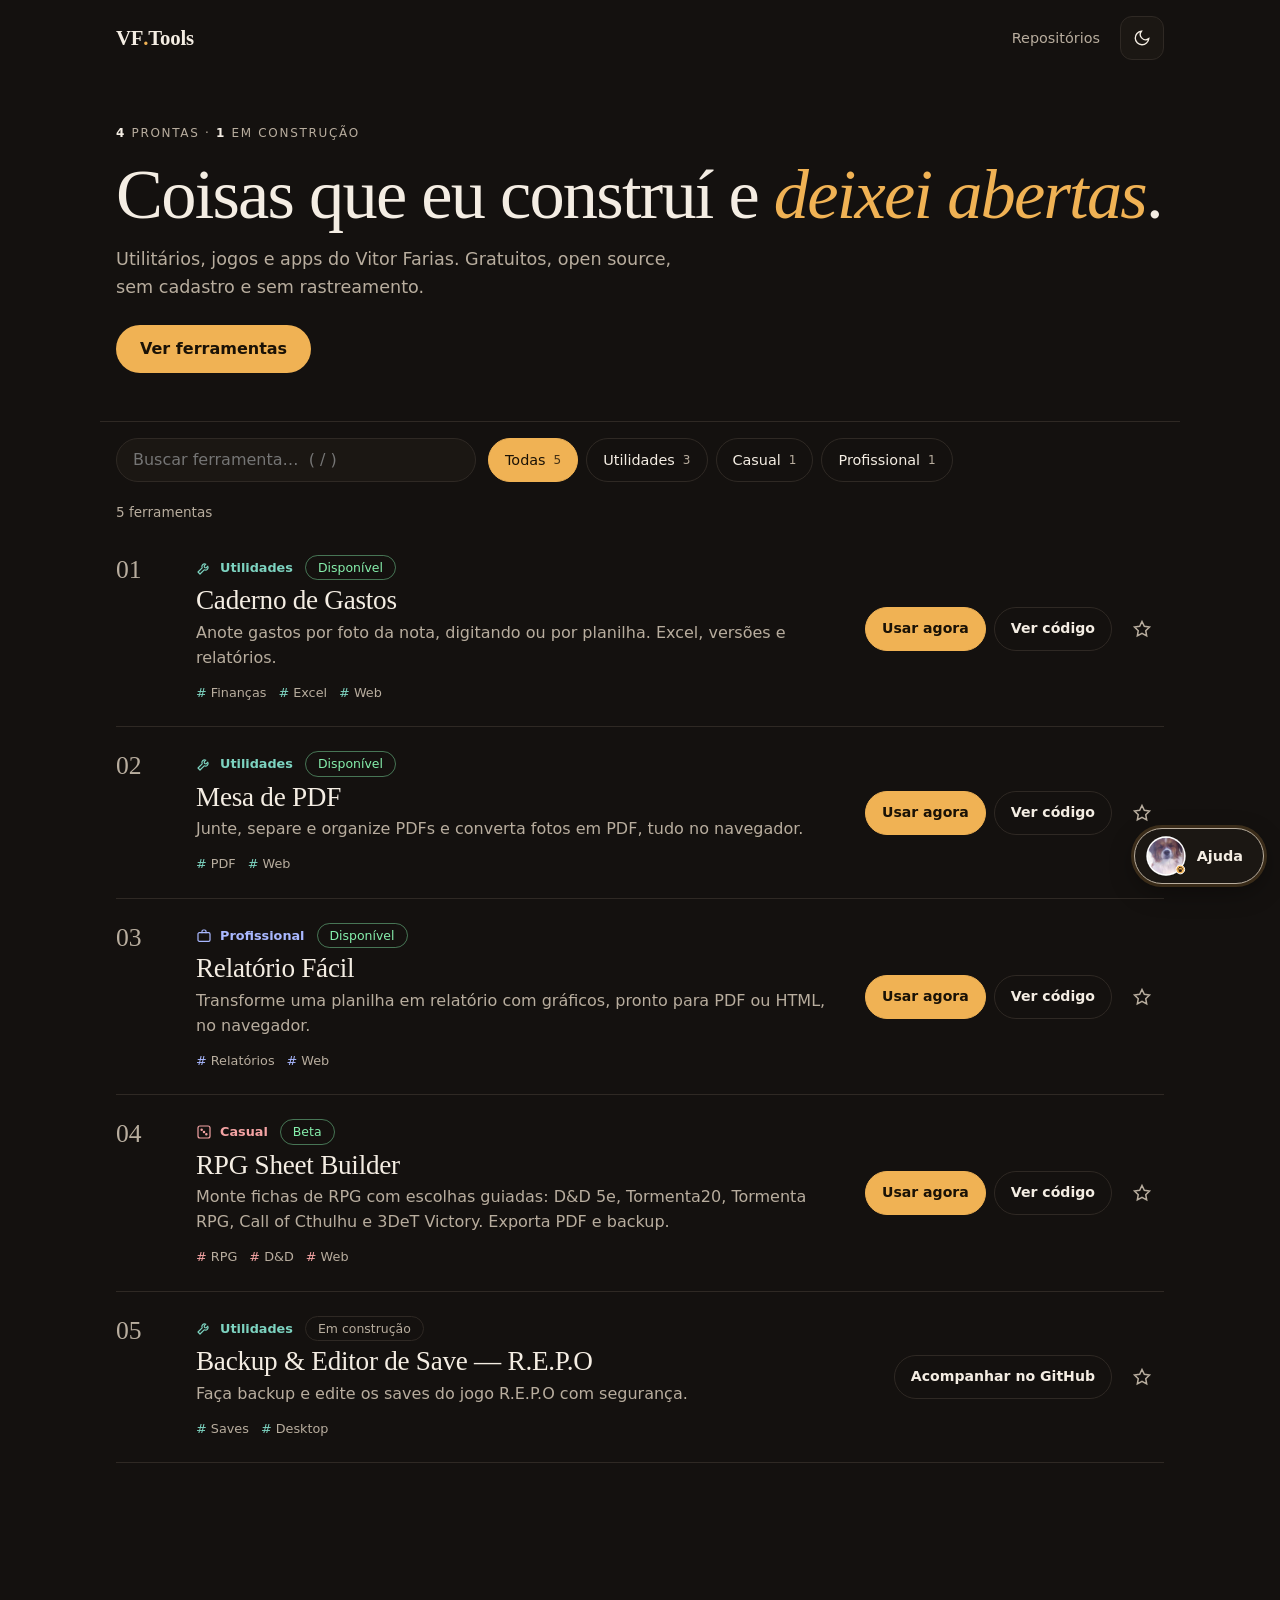
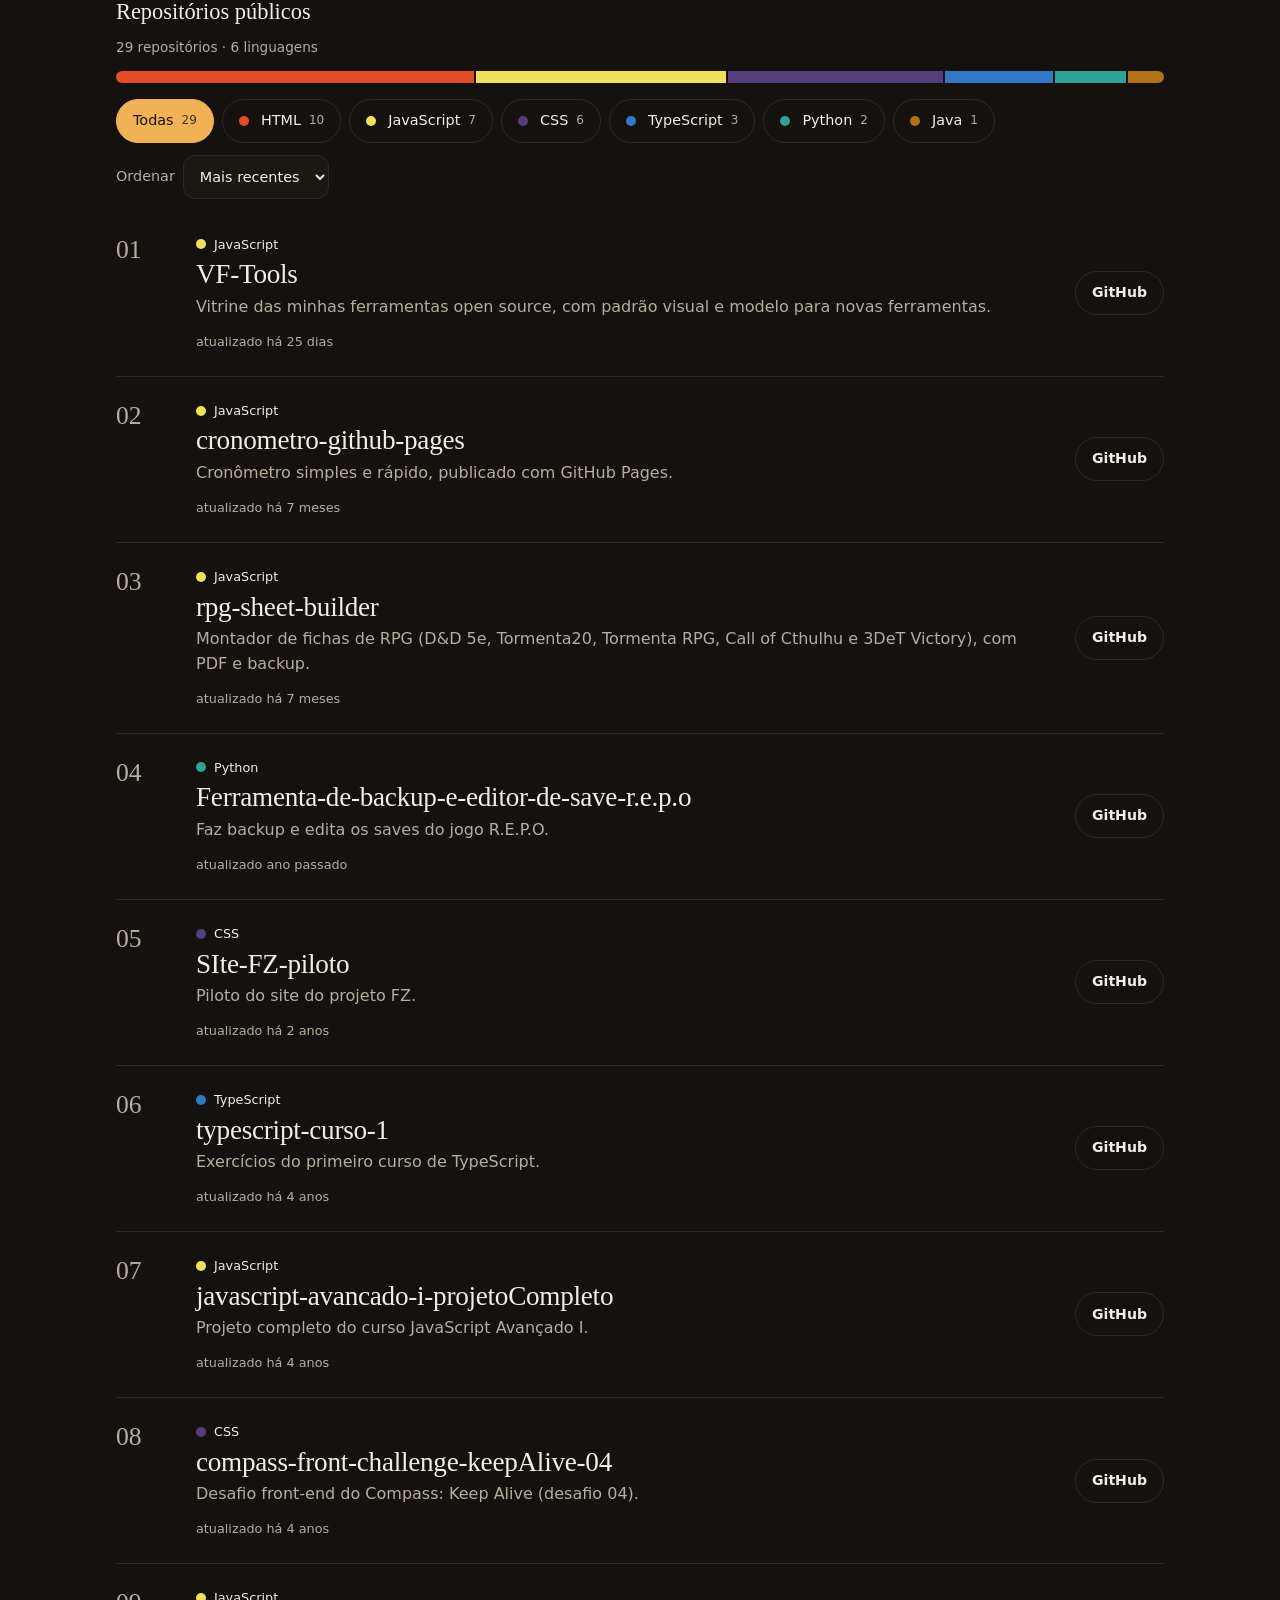
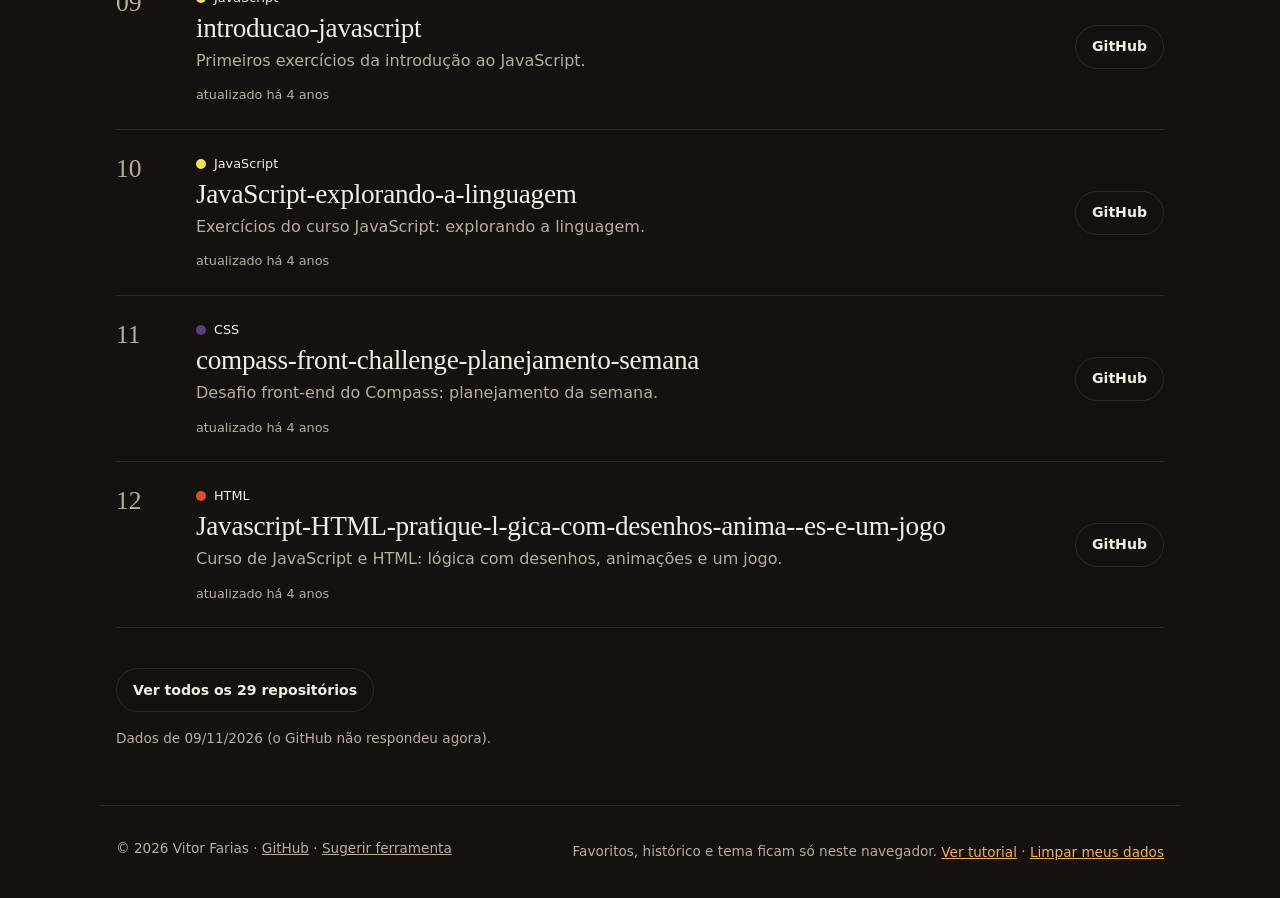
<file: index.html>
<!doctype html>
<html lang="pt-BR" data-theme="dark">
<head>
<meta charset="utf-8">
<meta name="viewport" content="width=device-width,initial-scale=1">
<title>VF Tools — o que o Vitor Farias construiu</title>
<meta name="description" content="Utilitários, jogos e apps que o Vitor Farias construiu e deixou abertos. Gratuitos, sem cadastro e sem rastreamento.">
<meta name="theme-color" content="#14110f">
<link rel="canonical" href="https://vitorfariasvf.github.io/VF-Tools/">
<meta property="og:type" content="website">
<meta property="og:title" content="VF Tools">
<meta property="og:description" content="Utilitários, jogos e apps abertos para usar. Sem cadastro e sem rastreamento.">
<meta property="og:url" content="https://vitorfariasvf.github.io/VF-Tools/">
<meta name="twitter:card" content="summary">
<script>try{var s=JSON.parse(localStorage.getItem("vf-tools:v1")||"{}").theme;if(s)document.documentElement.dataset.theme=s}catch(e){}</script>
<link rel="icon" href="assets/favicon.svg">
<link rel="stylesheet" href="tokens.css">
<link rel="stylesheet" href="styles.css">
<link rel="stylesheet" href="doggy.css">
<link rel="stylesheet" href="motion.css">
</head>
<body>
<a class="skip" href="#tools">Ir para as ferramentas</a>
<header class="top wrap">
  <a class="logo" href="./" aria-label="VF Tools, início">VF<i>.</i>Tools</a>
  <div class="top-r"><a class="nav-link" href="#repos">Repositórios</a>
  <button id="theme" class="icon-btn" aria-label="Alternar tema claro/escuro"><svg viewBox="0 0 24 24" aria-hidden="true"><path d="M21 12.8A9 9 0 1 1 11.2 3a7 7 0 0 0 9.8 9.8z"/></svg></button></div>
</header>

<section class="hero wrap" aria-labelledby="h1">
  <p class="stat reveal" id="stat" style="--d:0"></p>
  <h1 id="h1" class="reveal" style="--d:1">Coisas que eu construí e <em>deixei abertas</em>.</h1>
  <p class="lead reveal" style="--d:2">Utilitários, jogos e apps do Vitor Farias. Gratuitos, open source, sem cadastro e sem rastreamento.</p>
  <a class="cta reveal" style="--d:3" href="#tools">Ver ferramentas</a>
</section>

<main id="tools" class="wrap">
  <section id="favs" class="favs" hidden aria-labelledby="favs-h">
    <h2 id="favs-h" class="sec">Suas favoritas <small id="favcount" class="favcount"></small></h2>
    <div id="favgrid" class="favgrid"></div>
  </section>
  <section id="continue" class="continue" hidden aria-label="Continuar de onde parou">
    <h2 class="sec">Continue de onde parou</h2>
    <div id="recent" class="recent"></div>
  </section>
  <div class="bar">
    <input id="q" type="search" placeholder="Buscar ferramenta…  ( / )" aria-label="Buscar ferramentas">
    <div id="cats" class="chips" role="group" aria-label="Categorias"></div>
  </div>
  <details id="adv" class="adv" hidden>
    <summary>Mais filtros</summary>
    <div class="adv-body"><div id="tags" class="chips small" role="group" aria-label="Tags"></div>
    <label>Status <select id="status"><option value="">Todos</option></select></label></div>
  </details>
  <p id="count" class="count" aria-live="polite"></p>
  <div id="list" class="list"></div>
  <p id="empty" class="empty" role="status" hidden>Nada encontrado. <button id="clear" class="link">Limpar filtros</button></p>
</main>

<section id="repos" class="wrap repos" aria-labelledby="repos-h">
  <h2 id="repos-h" class="sec">Repositórios públicos</h2>
  <p id="repos-meta" class="count" aria-live="polite"></p>
  <div id="langbar" class="langbar" aria-hidden="true"></div>
  <div class="rtools">
    <div id="langs" class="chips" role="group" aria-label="Filtrar por linguagem"></div>
    <label>Ordenar <select id="rsort"><option value="recent">Mais recentes</option><option value="name">A–Z</option><option value="stars">Mais estrelas</option></select></label>
  </div>
  <div id="repo-list" class="list rlist"></div>
  <p><button id="repo-more" class="btn" hidden></button></p>
  <p id="repos-src" class="count"></p>
</section>

<footer class="foot wrap">
  <span>© <span id="y"></span> Vitor Farias · <a href="https://github.com/VitorFariasVF">GitHub</a> · <a href="https://github.com/VitorFariasVF/VF-Tools/issues">Sugerir ferramenta</a></span>
  <span id="foot-priv">Favoritos, histórico e tema ficam só neste navegador. <button id="help-open" class="link">Ver tutorial</button> · <button id="reset" class="link">Limpar meus dados</button></span>
</footer>
<p id="toast" class="toast" role="status" aria-live="polite"></p>
<script>
/* Anti-cache: carrega dados e scripts com ?v=<minuto>, assim uma ferramenta nova
   aparece em até 1 minuto, sem Ctrl+Shift+R. Ordem preservada (document.write). */
(function () {
  var v = Math.floor(Date.now() / 60000);
  ["data/tools.js", "data/repos.js", "data/descriptions.js", "app.js", "repos.js", "dog.js", "help.js", "motion.js"].forEach(function (f) {
    document.write('<script src="' + f + '?v=' + v + '"><\/script>');
  });
})();
</script>
</body>
</html>
</file>
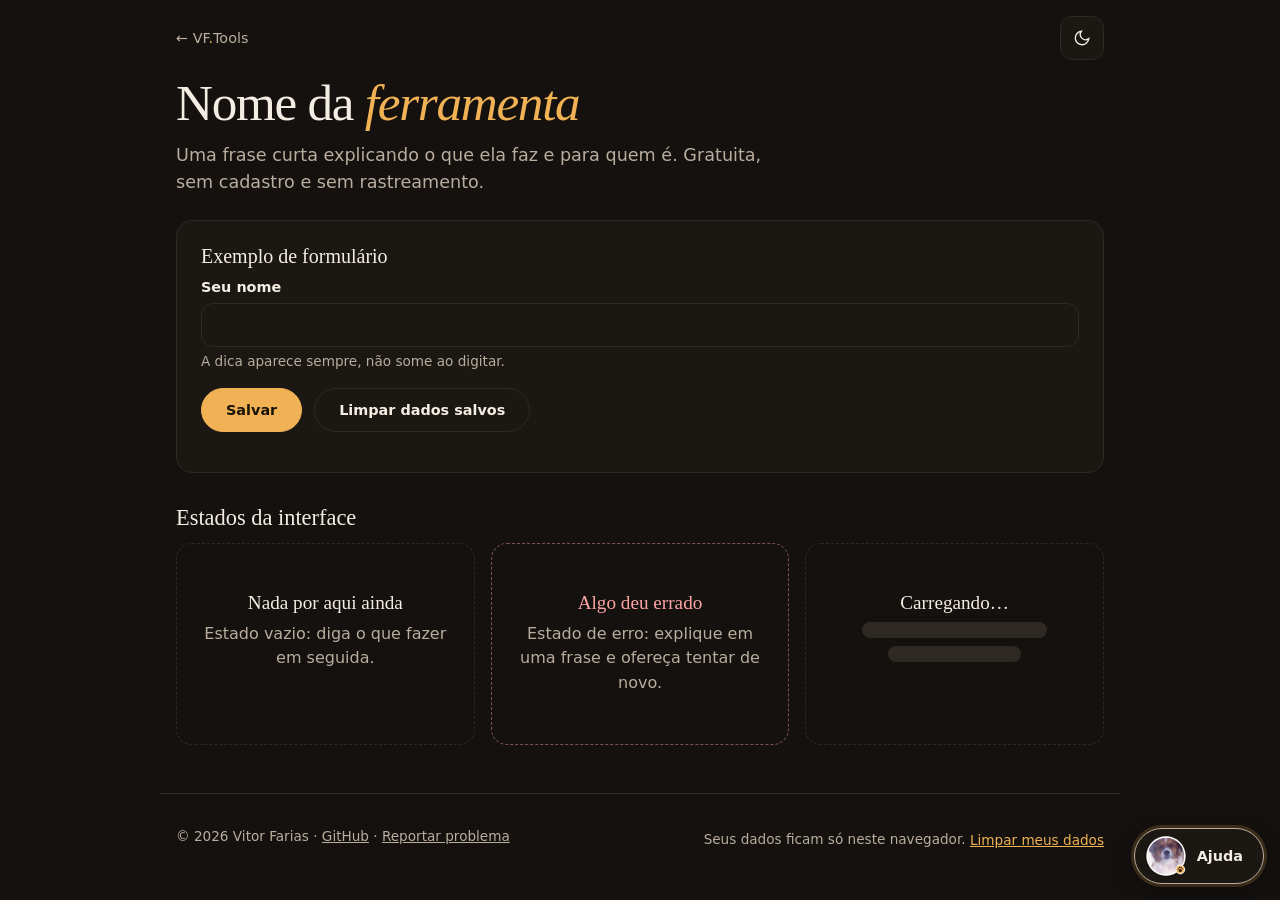
<file: template/index.html>
<!doctype html>
<!--
  MODELO DE FERRAMENTA — VF Tools
  1. Copie esta pasta para o repositório da sua ferramenta.
  2. Troque os caminhos "../" pelas URLs do site (veja o README desta pasta).
  3. Ajuste data-tool, <title>, textos e o conteúdo de <main>. Mantenha a estrutura.
-->
<html lang="pt-BR" data-theme="dark" data-tool="minha-ferramenta">
<head>
<meta charset="utf-8">
<meta name="viewport" content="width=device-width,initial-scale=1">
<title>Nome da Ferramenta — VF Tools</title>
<meta name="description" content="Uma frase (até 90 caracteres) dizendo o que a ferramenta faz.">
<meta name="theme-color" content="#14110f">
<link rel="icon" href="../assets/favicon.svg">
<meta property="og:type" content="website">
<meta property="og:title" content="Nome da Ferramenta — VF Tools">
<meta property="og:description" content="Uma frase (até 90 caracteres) dizendo o que a ferramenta faz.">
<!-- Evita o "flash" de tema: aplica o tema salvo antes de pintar a página -->
<script>try{var s=JSON.parse(localStorage.getItem("vf-tools:minha-ferramenta:v1")||"{}").theme||JSON.parse(localStorage.getItem("vf-tools:v1")||"{}").theme;if(s)document.documentElement.dataset.theme=s}catch(e){}</script>
<link rel="stylesheet" href="../tokens.css">
<link rel="stylesheet" href="../components.css">
<link rel="stylesheet" href="../doggy.css">
<link rel="stylesheet" href="../motion.css">
</head>
<body>
<a class="skip" href="#main">Ir para o conteúdo</a>

<header class="top wrap">
  <a class="back" href="../" aria-label="Voltar para VF Tools"><span>← VF<i style="color:var(--accent);font-style:normal">.</i>Tools</span></a>
  <button id="theme" class="icon-btn" aria-label="Alternar tema claro/escuro"><svg viewBox="0 0 24 24" aria-hidden="true"><path d="M21 12.8A9 9 0 1 1 11.2 3a7 7 0 0 0 9.8 9.8z"/></svg></button>
</header>

<main id="main" class="wrap">
  <h1 class="title">Nome da <em>ferramenta</em></h1>
  <p class="lead">Uma frase curta explicando o que ela faz e para quem é. Gratuita, sem cadastro e sem rastreamento.</p>

  <!-- Exemplo de ação principal: um botão primário por tela -->
  <section class="card" aria-labelledby="demo">
    <h3 id="demo">Exemplo de formulário</h3>
    <form id="form" novalidate>
      <div class="field">
        <label for="nome">Seu nome</label>
        <input id="nome" name="nome" autocomplete="off" aria-describedby="nome-hint">
        <span class="hint" id="nome-hint">A dica aparece sempre, não some ao digitar.</span>
        <span class="error" id="nome-err" hidden>Digite um nome para continuar.</span>
      </div>
      <div class="row">
        <button class="btn primary" type="submit">Salvar</button>
        <button class="btn" type="button" id="clear">Limpar dados salvos</button>
      </div>
    </form>
    <p class="muted" id="saved" role="status" style="margin:var(--s4) 0 0"></p>
  </section>

  <h2 class="sec">Estados da interface</h2>
  <div class="grid">
    <div class="state"><strong>Nada por aqui ainda</strong>Estado vazio: diga o que fazer em seguida.</div>
    <div class="state error" role="alert"><strong>Algo deu errado</strong>Estado de erro: explique em uma frase e ofereça tentar de novo.</div>
    <div class="state" aria-busy="true"><strong>Carregando…</strong><div class="skeleton" style="width:70%;margin:var(--s2) auto"></div><div class="skeleton" style="width:50%;margin:0 auto"></div></div>
  </div>
</main>

<footer class="foot wrap">
  <span>© <span id="y"></span> Vitor Farias · <a href="https://github.com/VitorFariasVF">GitHub</a> · <a href="https://github.com/VitorFariasVF/VF-Tools/issues">Reportar problema</a></span>
  <span>Seus dados ficam só neste navegador. <button class="link" id="reset">Limpar meus dados</button></span>
</footer>

<script>
  // Doggy (mascote de ajuda). Ao copiar para outro repositório, use a URL do site:
  window.VF_BASE = "../";                       // ex.: "https://vitorfariasvf.github.io/VF-Tools/"
  window.VFTour = { what: "esta ferramenta", steps: [   // 3 a 6 passos; poses: busca, cats, acao, amor, tema, fim
    { sel: "#nome", pose: "busca", text: "Descreva aqui o primeiro campo: o que a pessoa deve informar." },
    { sel: ".btn.primary", pose: "acao", text: "Esta é a ação principal da ferramenta." },
    { sel: "#theme", pose: "tema", text: "Alterne entre o tema escuro e o claro quando preferir." },
    { sel: ".foot", pose: "fim", text: "Seus dados ficam só neste navegador, e aqui você apaga tudo. Bom uso!" }
  ] };
</script>
<script src="tool.js"></script>
<script src="../dog.js"></script>
<script src="../help.js"></script>
<script src="../motion.js"></script>
<script>
  // Exemplo de uso do helper de armazenamento
  const $ = id => document.getElementById(id), nome = $("nome"), saved = $("saved");
  const show = () => { const v = VFTool.get("nome", ""); saved.textContent = v ? `Olá, ${v}! (salvo neste navegador)` : ""; nome.value = v; };
  $("form").onsubmit = e => {
    e.preventDefault();
    const bad = !nome.value.trim();
    nome.setAttribute("aria-invalid", bad); $("nome-err").hidden = !bad;
    nome.setAttribute("aria-describedby", bad ? "nome-hint nome-err" : "nome-hint");
    if (bad) { nome.focus(); return; }
    VFTool.set("nome", nome.value.trim()); show(); VFTool.toast("Salvo.");
  };
  const wipe = () => { VFTool.clear(); show(); VFTool.toast("Dados apagados."); };
  $("clear").onclick = $("reset").onclick = () => { if (confirm("Isso remove os dados desta ferramenta neste navegador. Continuar?")) wipe(); };
  $("y").textContent = new Date().getFullYear(); show();
</script>
</body>
</html>
</file>
<file: tokens.css>
/* VF Tools — design tokens (identidade Editorial). Importe em QUALQUER ferramenta nova:
   <link rel="stylesheet" href="https://vitorfariasvf.github.io/VF-Tools/tokens.css">
   Regras de uso em DESIGN.md. Escuro é o padrão; claro com data-theme="light". */
:root{
  color-scheme:dark;
  --font:Inter,ui-sans-serif,system-ui,-apple-system,"Segoe UI",sans-serif;
  --font-display:"Iowan Old Style","Palatino Linotype",Palatino,Georgia,serif;
  --bg:#14110f;--surface:#1b1713;--text:#f4ede3;--muted:#b8ad9e;--line:#2f2924;
  --accent:#f0b254;--accent-ink:#1a1206;
  --ok:#86efac;--warn:#fdba74;--danger:#fca5a5;
  --c-utilidades:#7dd3c0;--c-casual:#f4a3a3;--c-profissional:#a9b8ff;
  --r-sm:8px;--r-md:12px;--r-pill:999px;
  --s1:4px;--s2:8px;--s3:12px;--s4:16px;--s5:24px;--s6:32px;--s7:48px;--s8:80px;
  --ease:cubic-bezier(.2,.7,.2,1);--dur:.2s;
}
:root[data-theme=light]{
  color-scheme:light;
  --bg:#f7f1e7;--surface:#fffaf1;--text:#201a14;--muted:#5e5446;--line:#ddd2c0;
  --accent:#8a5200;--accent-ink:#fff;
  --ok:#14532d;--warn:#8f3a0c;--danger:#991b1b;
  --c-utilidades:#0f6a60;--c-casual:#a61b1b;--c-profissional:#3342a0;
}
@media(prefers-reduced-motion:reduce){:root{--dur:0s}}
</file>
<file: styles.css>
*{box-sizing:border-box}html{scroll-behavior:smooth}
body{margin:0;background:var(--bg);color:var(--text);font:16px/1.55 var(--font);-webkit-font-smoothing:antialiased}
.wrap{max-width:1080px;margin:0 auto;padding:0 var(--s4)}
a{color:inherit}:focus-visible{outline:2px solid var(--accent);outline-offset:2px}
.skip{position:absolute;left:-999px;top:0;min-height:44px;display:inline-flex;align-items:center;background:var(--accent);color:var(--accent-ink);padding:0 var(--s4);z-index:99}
.skip:focus{left:var(--s2);top:var(--s2)}

/* Topo e hero */
.top{display:flex;justify-content:space-between;align-items:center;padding-top:var(--s4);padding-bottom:var(--s4)}
.logo{font:600 1.3rem var(--font-display);text-decoration:none;letter-spacing:-.01em;min-height:44px;display:inline-flex;align-items:center}
.logo i{color:var(--accent);font-style:normal}
.icon-btn{background:var(--surface);border:1px solid var(--line);color:var(--text);width:44px;height:44px;border-radius:var(--r-md);cursor:pointer;display:grid;place-items:center}
.icon-btn svg{width:18px;height:18px;fill:none;stroke:currentColor;stroke-width:1.8}
.hero{padding-top:var(--s7);padding-bottom:var(--s7);border-bottom:1px solid var(--line)}
.stat{margin:0 0 var(--s4);color:var(--muted);text-transform:uppercase;letter-spacing:.14em;font-size:.75rem}.stat b{color:var(--text)}
h1{font:500 clamp(2.4rem,7vw,4.4rem)/1.02 var(--font-display);letter-spacing:-.025em;margin:0 0 var(--s4)}
h1 em{color:var(--accent)}
.lead{margin:0 0 var(--s5);color:var(--muted);font-size:1.1rem;max-width:52ch}
.cta{display:inline-flex;align-items:center;min-height:48px;padding:0 var(--s5);background:var(--accent);color:var(--accent-ink);font-weight:600;text-decoration:none;border-radius:var(--r-pill);transition:transform var(--dur) var(--ease)}
.cta:hover{transform:translateY(-2px)}

/* Barra de filtros */
.bar{position:sticky;top:0;z-index:5;background:var(--bg);display:flex;gap:var(--s3);flex-wrap:wrap;align-items:center;padding:var(--s4) 0 var(--s3)}
.bar input{flex:1 1 240px;max-width:360px;min-height:44px;padding:0 var(--s4);font:inherit;color:var(--text);background:var(--surface);border:1px solid var(--line);border-radius:var(--r-pill)}
.chips{display:flex;gap:var(--s2);flex-wrap:wrap}
.chip{min-height:44px;padding:0 var(--s4);font:inherit;font-size:.9rem;color:var(--text);background:transparent;border:1px solid var(--line);border-radius:var(--r-pill);cursor:pointer;display:inline-flex;align-items:center;gap:var(--s2);transition:border-color var(--dur)}
.chip:hover{border-color:var(--accent)}.chip small{color:var(--muted)}
.chip[aria-pressed=true]{background:var(--accent);border-color:var(--accent);color:var(--accent-ink)}.chip[aria-pressed=true] small{color:inherit;opacity:.8}
.chips.small .chip{min-height:44px;font-size:.85rem}
.adv{margin:0 0 var(--s3)}.adv summary{cursor:pointer;color:var(--muted);min-height:44px;display:flex;align-items:center}
.adv-body{display:flex;gap:var(--s4);flex-wrap:wrap;align-items:center}
.adv select{font:inherit;color:var(--text);background:var(--surface);border:1px solid var(--line);border-radius:var(--r-md);min-height:44px;padding:0 var(--s3)}
.count{color:var(--muted);font-size:.85rem;margin:var(--s2) 0}
.sec{font:500 1.4rem var(--font-display);margin:var(--s6) 0 var(--s3)}
.continue{margin-bottom:var(--s5)}
.recent{display:flex;gap:var(--s3);flex-wrap:wrap}
.recent a{display:inline-flex;align-items:center;gap:var(--s2);min-height:44px;padding:0 var(--s4);border:1px solid var(--line);border-radius:var(--r-pill);text-decoration:none;font-size:.9rem}
.recent a:hover{border-color:var(--accent)}

/* Lista editorial (padrão de item — ver DESIGN.md) */
.list{counter-reset:n;padding-bottom:var(--s8)}
.group{font:500 .8rem var(--font);text-transform:uppercase;letter-spacing:.14em;color:var(--muted);margin:var(--s6) 0 0;padding-bottom:var(--s2);border-bottom:1px solid var(--line)}
.row{--c:var(--accent);counter-increment:n;display:grid;grid-template-columns:56px 1fr auto;grid-template-areas:"num meta act" "num title act" "num desc act" "num tags act";column-gap:var(--s5);row-gap:var(--s1);padding:var(--s5) 0;border-bottom:1px solid var(--line);transition:background var(--dur),padding var(--dur)}
.row[data-cat=utilidades]{--c:var(--c-utilidades)}.row[data-cat=casual]{--c:var(--c-casual)}.row[data-cat=profissional]{--c:var(--c-profissional)}
.row::before{content:counter(n,decimal-leading-zero);grid-area:num;font:400 1.6rem var(--font-display);color:var(--muted)}
.row:hover{padding-left:var(--s3);background:color-mix(in srgb,var(--c) 6%,transparent)}
.meta{grid-area:meta;display:flex;align-items:center;gap:var(--s3);flex-wrap:wrap;font-size:.8rem}
.cat{display:inline-flex;align-items:center;gap:var(--s2);color:var(--c);font-weight:600}
.cat svg{width:16px;height:16px;fill:none;stroke:currentColor;stroke-width:1.8;stroke-linecap:round;stroke-linejoin:round}
.badge{padding:2px var(--s3);border-radius:var(--r-pill);border:1px solid var(--line);font-size:.78rem;color:var(--muted)}
.badge.ok{color:var(--ok);border-color:color-mix(in srgb,var(--ok) 45%,transparent)}
.badge.wip{color:var(--muted)}
.row h3{grid-area:title;margin:0;font:500 1.7rem/1.2 var(--font-display);letter-spacing:-.01em}
.row p{grid-area:desc;margin:0;color:var(--muted)}
.tags{grid-area:tags;display:flex;gap:var(--s3);flex-wrap:wrap;margin-top:var(--s2)}
.tags span{font-size:.8rem;color:var(--muted)}.tags span::before{content:"# ";color:var(--c)}
.actions{grid-area:act;align-self:center;display:flex;gap:var(--s2);align-items:center;flex-wrap:wrap;justify-content:flex-end}
.btn{min-height:44px;padding:0 var(--s4);display:inline-flex;align-items:center;font-size:.88rem;font-weight:600;text-decoration:none;border-radius:var(--r-pill);border:1px solid var(--line);color:var(--text)}
.btn{background:transparent;font-family:inherit;cursor:pointer}
.btn:hover{border-color:var(--accent)}
.btn.primary{background:var(--accent);border-color:var(--accent);color:var(--accent-ink)}
.fav{width:44px;height:44px;border:0;background:none;color:var(--muted);cursor:pointer;border-radius:var(--r-pill);display:grid;place-items:center}
.fav svg{width:20px;height:20px;fill:none;stroke:currentColor;stroke-width:1.8}
.fav[aria-pressed=true]{color:var(--accent)}.fav[aria-pressed=true] svg{fill:currentColor}
.empty{text-align:center;color:var(--muted);padding:var(--s7) 0}
.link{background:none;border:0;color:var(--accent);cursor:pointer;font:inherit;text-decoration:underline;padding:var(--s2) 0;min-height:44px}
.foot{display:flex;justify-content:space-between;gap:var(--s4);flex-wrap:wrap;color:var(--muted);font-size:.85rem;padding-top:var(--s5);padding-bottom:var(--s5);border-top:1px solid var(--line)}
.foot a{display:inline-block;padding:var(--s2) 0}
.toast{position:fixed;left:50%;bottom:var(--s5);transform:translateX(-50%);background:var(--text);color:var(--bg);padding:var(--s3) var(--s5);border-radius:var(--r-pill);font-size:.9rem;opacity:0;pointer-events:none;transition:opacity .3s;margin:0}
.toast.on{opacity:1}

/* Movimento: só uma entrada suave, sem loops, e só se o usuário permitir */
@media(prefers-reduced-motion:no-preference){
  .reveal{animation:in .7s var(--ease) both;animation-delay:calc(var(--d)*.1s)}
  .row{animation:in .5s var(--ease) both}.row:nth-child(2){animation-delay:.06s}.row:nth-child(3){animation-delay:.12s}
  @keyframes in{from{opacity:0;transform:translateY(12px)}}
}

/* Celular */
@media(max-width:700px){
  body{font-size:15px}
  .hero{padding-top:var(--s5);padding-bottom:var(--s6)}
  .cta{width:100%;justify-content:center}
  .bar input{max-width:none;flex-basis:100%}
  .chips{flex-wrap:nowrap;overflow-x:auto;width:calc(100% + var(--s4));margin-right:calc(var(--s4)*-1);padding-right:var(--s4);scrollbar-width:none;-webkit-mask-image:linear-gradient(90deg,#000 90%,transparent);mask-image:linear-gradient(90deg,#000 90%,transparent)}
  .chips::-webkit-scrollbar{display:none}.chip{flex:none}
  .row{grid-template-columns:1fr;grid-template-areas:"meta" "title" "desc" "tags" "act";padding:var(--s5) 0}
  .row::before{display:none}.row:hover{padding-left:0;background:none}
  .row h3{font-size:1.5rem}
  .actions{justify-content:flex-start;margin-top:var(--s3)}.actions .btn{flex:1;justify-content:center}
  .foot{flex-direction:column}
  input,select{font-size:16px}
}

/* Cabeçalho com link para os repositórios */
.top-r{display:flex;align-items:center;gap:var(--s3)}
.nav-link{color:var(--muted);text-decoration:none;min-height:44px;display:inline-flex;align-items:center;padding:0 var(--s2);font-size:.9rem}
.nav-link:hover{color:var(--text)}

/* Repositórios públicos: mesma linha editorial das ferramentas */
.repos{padding-top:var(--s5);padding-bottom:var(--s7)}
.langbar{display:flex;height:12px;border-radius:var(--r-pill);overflow:hidden;gap:2px;margin:var(--s3) 0 var(--s4)}
.langbar i{display:block;background:var(--lc);min-width:6px}
.dot{display:inline-block;width:10px;height:10px;border-radius:50%;background:var(--lc,var(--accent));flex:none}
.chip .dot{margin-right:var(--s1)}
.rtools{display:flex;gap:var(--s3);flex-wrap:wrap;align-items:center;justify-content:space-between;margin-bottom:var(--s3)}
.rtools label{color:var(--muted);font-size:.9rem;display:flex;align-items:center;gap:var(--s2)}
.rtools select{font:inherit;color:var(--text);background:var(--surface);border:1px solid var(--line);border-radius:var(--r-md);min-height:44px;padding:0 var(--s3)}
.rlist{padding-bottom:var(--s5)}
.rlist .tags span::before{content:none}
.rlist .row h3 a{text-decoration:none}.rlist .row h3 a:hover{text-decoration:underline;text-decoration-color:var(--c)}
.rlist .row .cat{display:inline-flex;align-items:center;gap:var(--s2);color:var(--text);font-weight:500}
@media(max-width:700px){.rtools{align-items:flex-start}.rtools .chips{order:2}}

/* Suas favoritas */
.favs{margin-bottom:var(--s6)}
.favcount{font:400 .85rem var(--font);color:var(--muted);margin-left:var(--s2)}
.favgrid{display:grid;grid-template-columns:repeat(auto-fill,minmax(250px,1fr));gap:var(--s3)}
.favcard{--c:var(--accent);display:flex;flex-direction:column;gap:var(--s2);padding:var(--s4);background:var(--surface);border:1px solid var(--line);border-radius:var(--r-lg,16px);border-left:3px solid var(--c);transition:border-color var(--dur)}
.favcard[data-cat=utilidades]{--c:var(--c-utilidades)}.favcard[data-cat=casual]{--c:var(--c-casual)}.favcard[data-cat=profissional]{--c:var(--c-profissional)}
.favcard:hover{border-color:var(--c)}
.favcard h3{margin:0;font:500 1.3rem/1.2 var(--font-display)}
.favcard .actions{margin-top:auto;align-self:stretch;justify-content:flex-start}
.favcard .fav{margin-left:auto}
</file>
<file: doggy.css>
/* VF Tools — mascote Doggy (botão de ajuda, balão e tour). Requer tokens.css e components.css (ou o styles.css do site). */
/* ---------- Assistente Doggy (ajuda + tour) ---------- */
.help{position:fixed;right:var(--s4);bottom:var(--s4);z-index:50;display:flex;flex-direction:column;align-items:flex-end;gap:var(--s3)}
.help-fab{position:relative;height:56px;min-width:56px;padding:0 var(--s2);border-radius:var(--r-pill);border:1px solid var(--muted);background:var(--surface);color:var(--text);font:600 .9rem var(--font);cursor:pointer;display:flex;align-items:center;gap:var(--s2);box-shadow:0 0 0 3px color-mix(in srgb,var(--accent) 18%,transparent),0 8px 24px rgba(0,0,0,.35);transition:transform var(--dur) var(--ease)}
:root[data-theme=light] .help-fab{box-shadow:0 6px 20px rgba(60,40,10,.2)}
.help-fab:hover{transform:scale(1.04)}
.fab-label{padding-right:var(--s3)}
.vi{position:relative;display:block;width:46px;height:46px;flex:none}
.dog{width:100%;height:100%;overflow:visible;display:block}
.help-fab.call{border-color:var(--accent)}
.help-bubble{position:relative;width:min(260px,calc(100vw - 32px));background:var(--surface);border:1px solid var(--accent);border-radius:var(--r-md);padding:var(--s4);box-shadow:0 10px 32px rgba(0,0,0,.4)}
.help-bubble::after{content:"";position:absolute;right:28px;bottom:-8px;width:14px;height:14px;background:var(--surface);border-right:1px solid var(--accent);border-bottom:1px solid var(--accent);transform:rotate(45deg)}
.help-bubble p{margin:0 var(--s5) var(--s3) 0;font-size:.92rem}
.bubble-x{position:absolute;top:2px;right:2px;width:44px;height:44px;border:0;background:none;color:var(--muted);font-size:1.4rem;cursor:pointer}
.bubble-actions{display:flex;gap:var(--s2);flex-wrap:wrap}
body.touring .help{display:none}

.tour-shield{position:fixed;inset:0;z-index:90}
.tour-ring{position:fixed;z-index:91;border-radius:var(--r-md);box-shadow:0 0 0 9999px rgba(8,6,4,.74);outline:2px solid #f0b254;pointer-events:none}
:root[data-theme=light] .tour-ring{box-shadow:0 0 0 9999px rgba(24,18,10,.58)}
.tour-arrow{position:fixed;z-index:92;width:36px;height:48px;pointer-events:none;color:#f0b254;filter:drop-shadow(0 2px 6px rgba(0,0,0,.6))}
.tour-arrow.down svg{transform:rotate(180deg)}
.tour-card{position:fixed;z-index:93;right:var(--s5);bottom:var(--s5);width:min(340px,calc(100vw - 24px));background:var(--surface);color:var(--text);border:1px solid var(--accent);border-radius:var(--r-md);padding:var(--s4);box-shadow:0 14px 40px rgba(0,0,0,.5)}
.tour-card[data-pos=top]{bottom:auto;top:var(--s5)}
.tour-card[data-side=left]{right:auto;left:var(--s5)}
.tour-card:focus{outline:none}
.tour-head{display:flex;align-items:center;gap:var(--s3);margin-bottom:var(--s2)}
.tour-head strong{font:600 1.05rem var(--font-display)}
.tour-av{width:56px;height:56px;margin:-6px 0;flex:none}.tour-av .vi{width:56px;height:56px}
.tour-count{margin-left:auto;color:var(--muted);font-size:.8rem}
.tour-text{margin:0 0 var(--s3);font-size:.98rem;line-height:1.5}
.tour-dots{display:flex;gap:6px;margin-bottom:var(--s3)}.tour-dots i{width:8px;height:8px;border-radius:50%;background:color-mix(in srgb,var(--muted) 55%,transparent)}.tour-dots i.on{background:var(--accent);width:20px;border-radius:8px}
.tour-actions{display:flex;align-items:center;gap:var(--s2)}.tour-actions .sp{flex:1}
.tour-actions .skip-t{color:var(--muted);min-width:44px}
.tour-actions .btn.ghost{border-color:transparent}.tour-actions .btn.primary{min-width:96px;justify-content:center}
@media(prefers-reduced-motion:no-preference){
  .help-fab.wave .wave{animation:wave 1s ease-in-out 3}
  .help-fab.call{animation:hop .95s var(--ease) 2}
  .help-fab.call::after{content:"";position:absolute;inset:-4px;border-radius:var(--r-pill);border:2px solid var(--accent);animation:ping .95s ease-out 2;pointer-events:none}
  .dog .bob{animation:bobs 1.6s ease-in-out 3;transform-box:fill-box;transform-origin:center}
  .tour-av .dog{animation:pop .45s var(--ease) both}
  .help-bubble{animation:pop .4s var(--ease) both}
  .tour-ring{transition:left .35s var(--ease),top .35s var(--ease),width .35s var(--ease),height .35s var(--ease)}
  .tour-arrow{transition:left .35s var(--ease),top .35s var(--ease)}
  .tour-arrow svg{animation:point .9s ease-in-out 4}
  .tour-arrow.down svg{animation:pointd .9s ease-in-out 4}
  @keyframes wave{0%,100%{transform:rotate(0)}25%{transform:rotate(-12deg)}75%{transform:rotate(10deg)}}
  @keyframes hop{0%,100%{transform:translateY(0)}20%{transform:translateY(-16px) rotate(-5deg)}40%{transform:translateY(0)}60%{transform:translateY(-9px) rotate(4deg)}}
  @keyframes ping{from{opacity:.9;transform:scale(1)}to{opacity:0;transform:scale(1.5)}}
  @keyframes bobs{50%{transform:translateY(-3px)}}
  @keyframes pop{from{opacity:0;transform:translateY(8px) scale(.96)}}
  @keyframes point{50%{transform:translateY(7px)}}
  @keyframes pointd{0%,100%{transform:rotate(180deg) translateY(0)}50%{transform:rotate(180deg) translateY(7px)}}
}
@media(max-width:700px){.help{right:var(--s3);bottom:var(--s3)}.tour-card{right:12px;left:12px;bottom:12px;width:auto}.tour-card[data-pos=top]{top:12px}.tour-card[data-side=left]{left:12px}}
@media(max-height:480px){.tour-av,.tour-av .vi{width:38px;height:38px;margin:0}.tour-dots{display:none}.tour-text{font-size:.9rem;margin-bottom:var(--s2)}.tour-card{width:300px;right:12px;bottom:12px}.tour-card[data-pos=top]{top:12px}.tour-card[data-side=left]{right:auto;left:12px}}
</file>
<file: motion.css>
/* VF Tools — movimento padrão (Editorial). Importe em TODA página:
   <link rel="stylesheet" href="https://vitorfariasvf.github.io/VF-Tools/motion.css">
   <script src="https://vitorfariasvf.github.io/VF-Tools/motion.js" defer></script>
   Regras: 0,5 s ao abrir/trocar de página (cortina + barra de carregamento + fade),
   fade-in ao mostrar uma tela, fade-out ao sair. Sem movimento com prefers-reduced-motion. */
:root{--dur-page:.5s;--dur-view:.5s;--dur-step:.3s;--dur-leave:.25s}

/* Abertura da página: cortina que some + barra fina de carregamento (só CSS, nunca trava) */
html::before{content:"";position:fixed;inset:0;z-index:9998;background:var(--bg,#14110f);pointer-events:none;
  animation:vf-curtain var(--dur-page) var(--ease,ease) both}
html::after{content:"";position:fixed;left:0;top:0;height:3px;width:100%;z-index:9999;background:var(--accent,#f0b254);
  transform-origin:left;pointer-events:none;animation:vf-bar var(--dur-page) var(--ease,ease) both}
@keyframes vf-curtain{0%,35%{opacity:1;visibility:visible}100%{opacity:0;visibility:hidden}}
@keyframes vf-bar{0%{transform:scaleX(0);opacity:1}70%{transform:scaleX(1);opacity:1}100%{transform:scaleX(1);opacity:0}}

/* Saída: motion.js põe .vf-leaving no <html> antes de abrir outra página */
html.vf-leaving::before{animation:vf-curtain-in var(--dur-leave) var(--ease,ease) both}
html.vf-leaving::after{animation:vf-bar-in var(--dur-leave) var(--ease,ease) both}
@keyframes vf-curtain-in{from{opacity:0;visibility:visible}to{opacity:1;visibility:visible}}
@keyframes vf-bar-in{from{transform:scaleX(0);opacity:1}to{transform:scaleX(1);opacity:1}}

/* Troca de tela: ao deixar de estar [hidden] a seção reaparece com fade-in (o navegador reinicia a animação) */
main > section:not([hidden]), main > .card:not([hidden]), [data-view]:not([hidden]){animation:vf-in var(--dur-view) var(--ease,ease) both}
.wz-pane:not([hidden]), [data-step-pane]:not([hidden]){animation:vf-in var(--dur-step) var(--ease,ease) both}
dialog[open]{animation:vf-in var(--dur-step) var(--ease,ease) both}
@keyframes vf-in{from{opacity:0;transform:translateY(8px)}to{opacity:1;transform:none}}
/* Saída de uma tela (VFMotion.swap): fade-out antes de esconder */
.vf-out{animation:vf-out var(--dur-leave) var(--ease,ease) both!important;pointer-events:none}
@keyframes vf-out{from{opacity:1}to{opacity:0;transform:translateY(-6px)}}

@media (prefers-reduced-motion:reduce){
  html::before,html::after{display:none}
  main > section:not([hidden]), main > .card:not([hidden]), [data-view]:not([hidden]), .wz-pane:not([hidden]), [data-step-pane]:not([hidden]), dialog[open], .vf-out{animation:none!important}
}
@media print{html::before,html::after{display:none}}
</file>
<file: components.css>
/* VF Tools — componentes compartilhados. Requer tokens.css (carregue antes).
   Use as classes abaixo em qualquer ferramenta para herdar o visual do site.
   Regras completas: DESIGN.md */
*{box-sizing:border-box}
html{scroll-behavior:smooth}
body{margin:0;background:var(--bg);color:var(--text);font:16px/1.55 var(--font);-webkit-font-smoothing:antialiased}
a{color:inherit}
:focus-visible{outline:2px solid var(--accent);outline-offset:2px}
.wrap{max-width:var(--tool-w,960px);margin:0 auto;padding:0 var(--s4)}
.skip{position:absolute;left:-999px;top:0;min-height:44px;display:inline-flex;align-items:center;background:var(--accent);color:var(--accent-ink);padding:0 var(--s4);z-index:99}
.skip:focus{left:var(--s2);top:var(--s2)}

/* Cabeçalho: voltar ao site + tema */
.top{display:flex;justify-content:space-between;align-items:center;gap:var(--s3);padding-top:var(--s4);padding-bottom:var(--s4)}
.back{display:inline-flex;align-items:center;gap:var(--s2);min-height:44px;color:var(--muted);text-decoration:none;font-size:.9rem}
.back:hover{color:var(--text)}
.logo{font:600 1.2rem var(--font-display);text-decoration:none;min-height:44px;display:inline-flex;align-items:center}
.logo i{color:var(--accent);font-style:normal}
.icon-btn{background:var(--surface);border:1px solid var(--line);color:var(--text);width:44px;height:44px;border-radius:var(--r-md);cursor:pointer;display:grid;place-items:center}
.icon-btn svg{width:18px;height:18px;fill:none;stroke:currentColor;stroke-width:1.8}

/* Tipografia */
h1,.title{font:500 clamp(2rem,6vw,3.2rem)/1.05 var(--font-display);letter-spacing:-.025em;margin:0 0 var(--s3)}
h1 em,.title em{color:var(--accent)}
h2,.sec{font:500 1.4rem var(--font-display);margin:var(--s6) 0 var(--s3)}
.lead{color:var(--muted);font-size:1.1rem;max-width:56ch;margin:0 0 var(--s5)}
.muted{color:var(--muted)}

/* Botões: um primário por tela */
.btn{min-height:44px;padding:0 var(--s5);display:inline-flex;align-items:center;justify-content:center;gap:var(--s2);font:600 .9rem var(--font);text-decoration:none;color:var(--text);background:transparent;border:1px solid var(--line);border-radius:var(--r-pill);cursor:pointer;transition:border-color var(--dur),transform var(--dur) var(--ease)}
.btn:hover{border-color:var(--accent)}
.btn.primary{background:var(--accent);border-color:var(--accent);color:var(--accent-ink)}
.btn.primary:hover{transform:translateY(-1px)}
.btn.ghost{border-color:transparent}
.btn[disabled],.btn[aria-disabled=true]{opacity:.45;cursor:not-allowed;transform:none}
.btn.danger{color:var(--danger);border-color:color-mix(in srgb,var(--danger) 45%,transparent)}

/* Chips e selos */
.chips{display:flex;gap:var(--s2);flex-wrap:wrap}
.chip{min-height:44px;padding:0 var(--s4);font:inherit;font-size:.9rem;color:var(--text);background:transparent;border:1px solid var(--line);border-radius:var(--r-pill);cursor:pointer}
.chip:hover{border-color:var(--accent)}
.chip[aria-pressed=true]{background:var(--accent);border-color:var(--accent);color:var(--accent-ink)}
.badge{display:inline-block;padding:2px var(--s3);border-radius:var(--r-pill);border:1px solid var(--line);font-size:.78rem;color:var(--muted)}
.badge.ok{color:var(--ok);border-color:color-mix(in srgb,var(--ok) 45%,transparent)}
.badge.wip{color:var(--muted)}

/* Formulários: label sempre visível, dica e erro com texto */
.field{display:grid;gap:var(--s1);margin-bottom:var(--s4)}
.field label{font-weight:600;font-size:.9rem}
.field input,.field select,.field textarea{width:100%;min-height:44px;padding:var(--s2) var(--s4);font:inherit;font-size:1rem;color:var(--text);background:var(--surface);border:1px solid var(--line);border-radius:var(--r-md)}
.field textarea{min-height:96px;resize:vertical}
.field input:focus,.field select:focus,.field textarea:focus{border-color:var(--accent)}
.field .hint{color:var(--muted);font-size:.85rem}
.field .error{color:var(--danger);font-size:.85rem}
.field [aria-invalid=true]{border-color:var(--danger)}

/* Cartões, grade e linhas */
.card{background:var(--surface);border:1px solid var(--line);border-radius:var(--r-lg,16px);padding:var(--s5)}
.card h3{margin:0 0 var(--s2);font:500 1.25rem var(--font-display)}
.grid{display:grid;grid-template-columns:repeat(auto-fill,minmax(260px,1fr));gap:var(--s4)}
.row{display:flex;gap:var(--s3);flex-wrap:wrap;align-items:center}

/* Estados: vazio, erro, carregando */
.state{text-align:center;padding:var(--s7) var(--s4);color:var(--muted);border:1px dashed var(--line);border-radius:var(--r-lg,16px)}
.state strong{display:block;color:var(--text);font:500 1.2rem var(--font-display);margin-bottom:var(--s2)}
.state.error{border-color:color-mix(in srgb,var(--danger) 45%,transparent)}
.state.error strong{color:var(--danger)}
.skeleton{height:1em;border-radius:var(--r-sm);background:var(--line)}
@media(prefers-reduced-motion:no-preference){.skeleton{animation:pulse 1.4s ease-in-out infinite}@keyframes pulse{50%{opacity:.45}}}

/* Aviso rápido (use com role="status") */
.toast{position:fixed;left:50%;bottom:var(--s5);transform:translateX(-50%);background:var(--text);color:var(--bg);padding:var(--s3) var(--s5);border-radius:var(--r-pill);font-size:.9rem;opacity:0;pointer-events:none;transition:opacity .3s;margin:0}
.toast.on{opacity:1}

.link{background:none;border:0;color:var(--accent);cursor:pointer;font:inherit;text-decoration:underline;padding:var(--s2) 0;min-height:44px}
.foot{display:flex;justify-content:space-between;gap:var(--s4);flex-wrap:wrap;color:var(--muted);font-size:.85rem;padding-top:var(--s5);padding-bottom:var(--s5);margin-top:var(--s7);border-top:1px solid var(--line)}
.foot a{display:inline-block;padding:var(--s2) 0}

@media(max-width:700px){body{font-size:15px}.btn.block-sm{width:100%}input,select,textarea{font-size:16px}}
</file>
